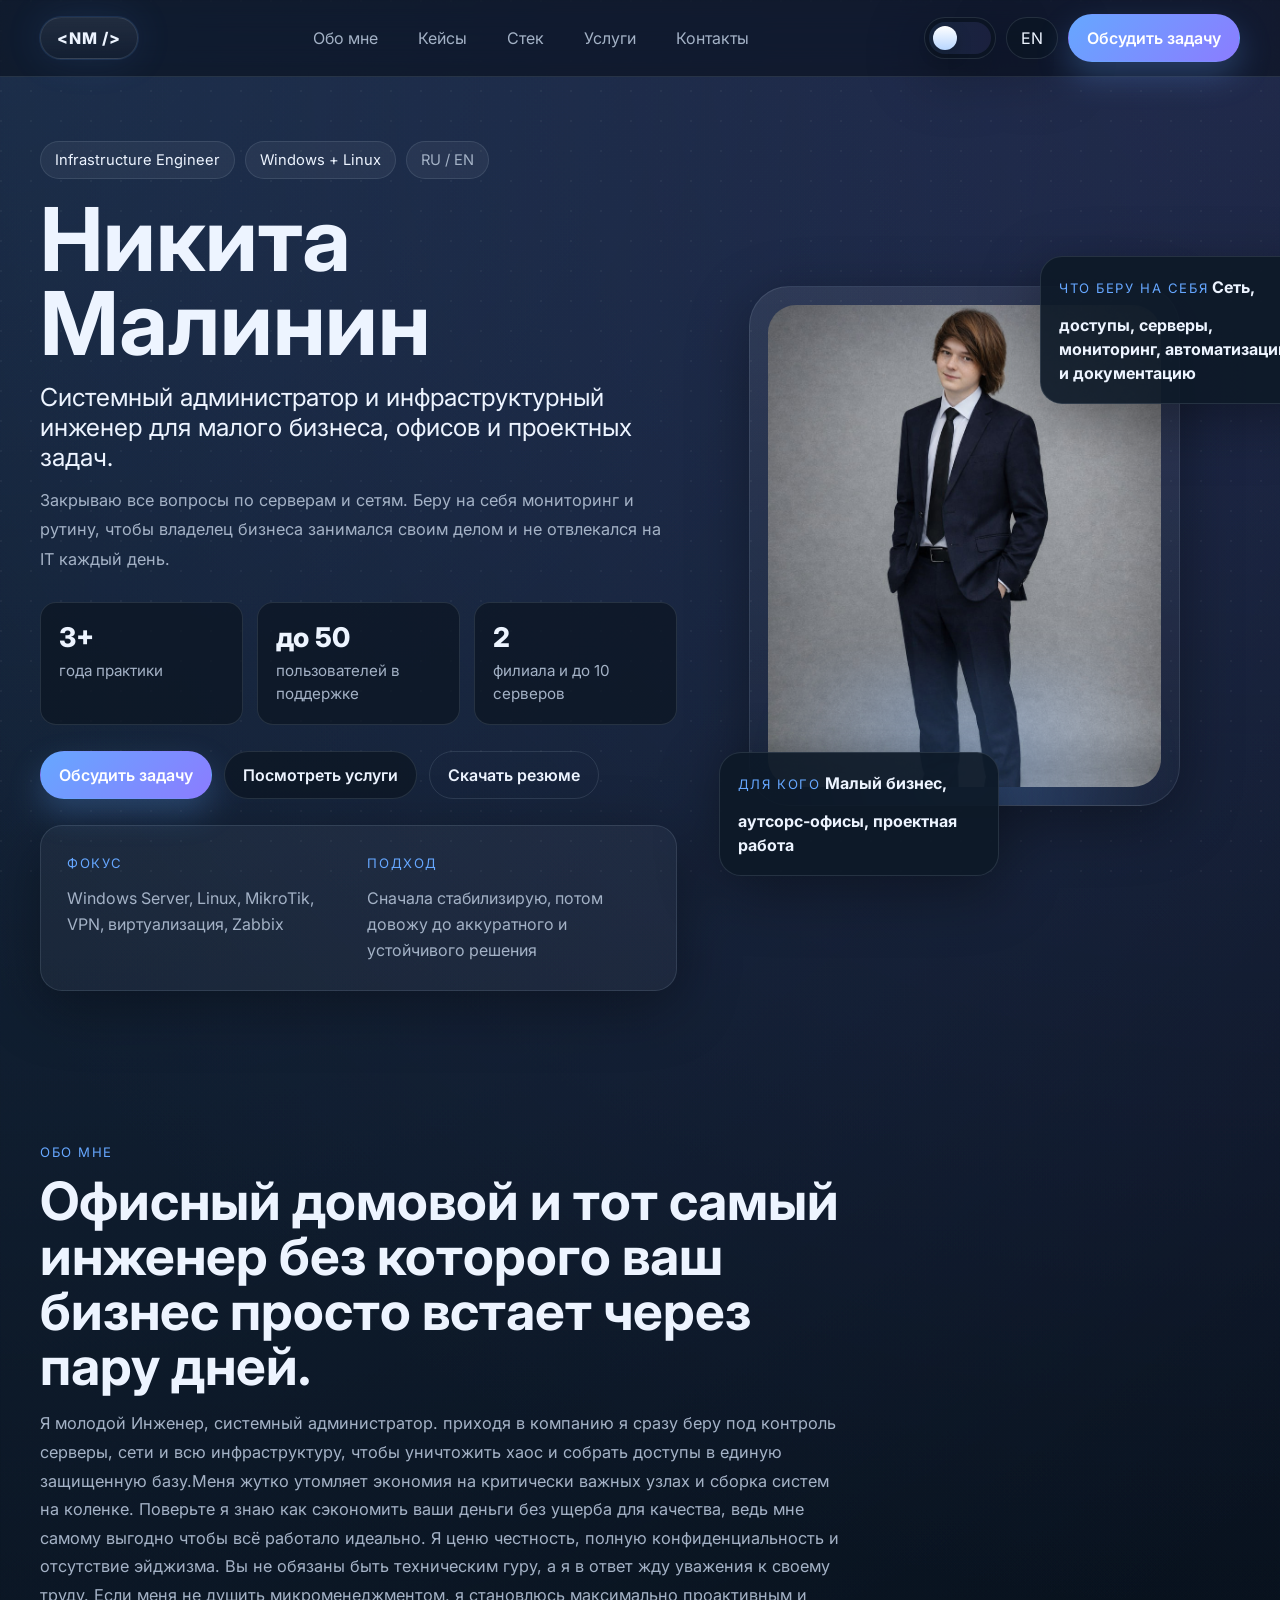
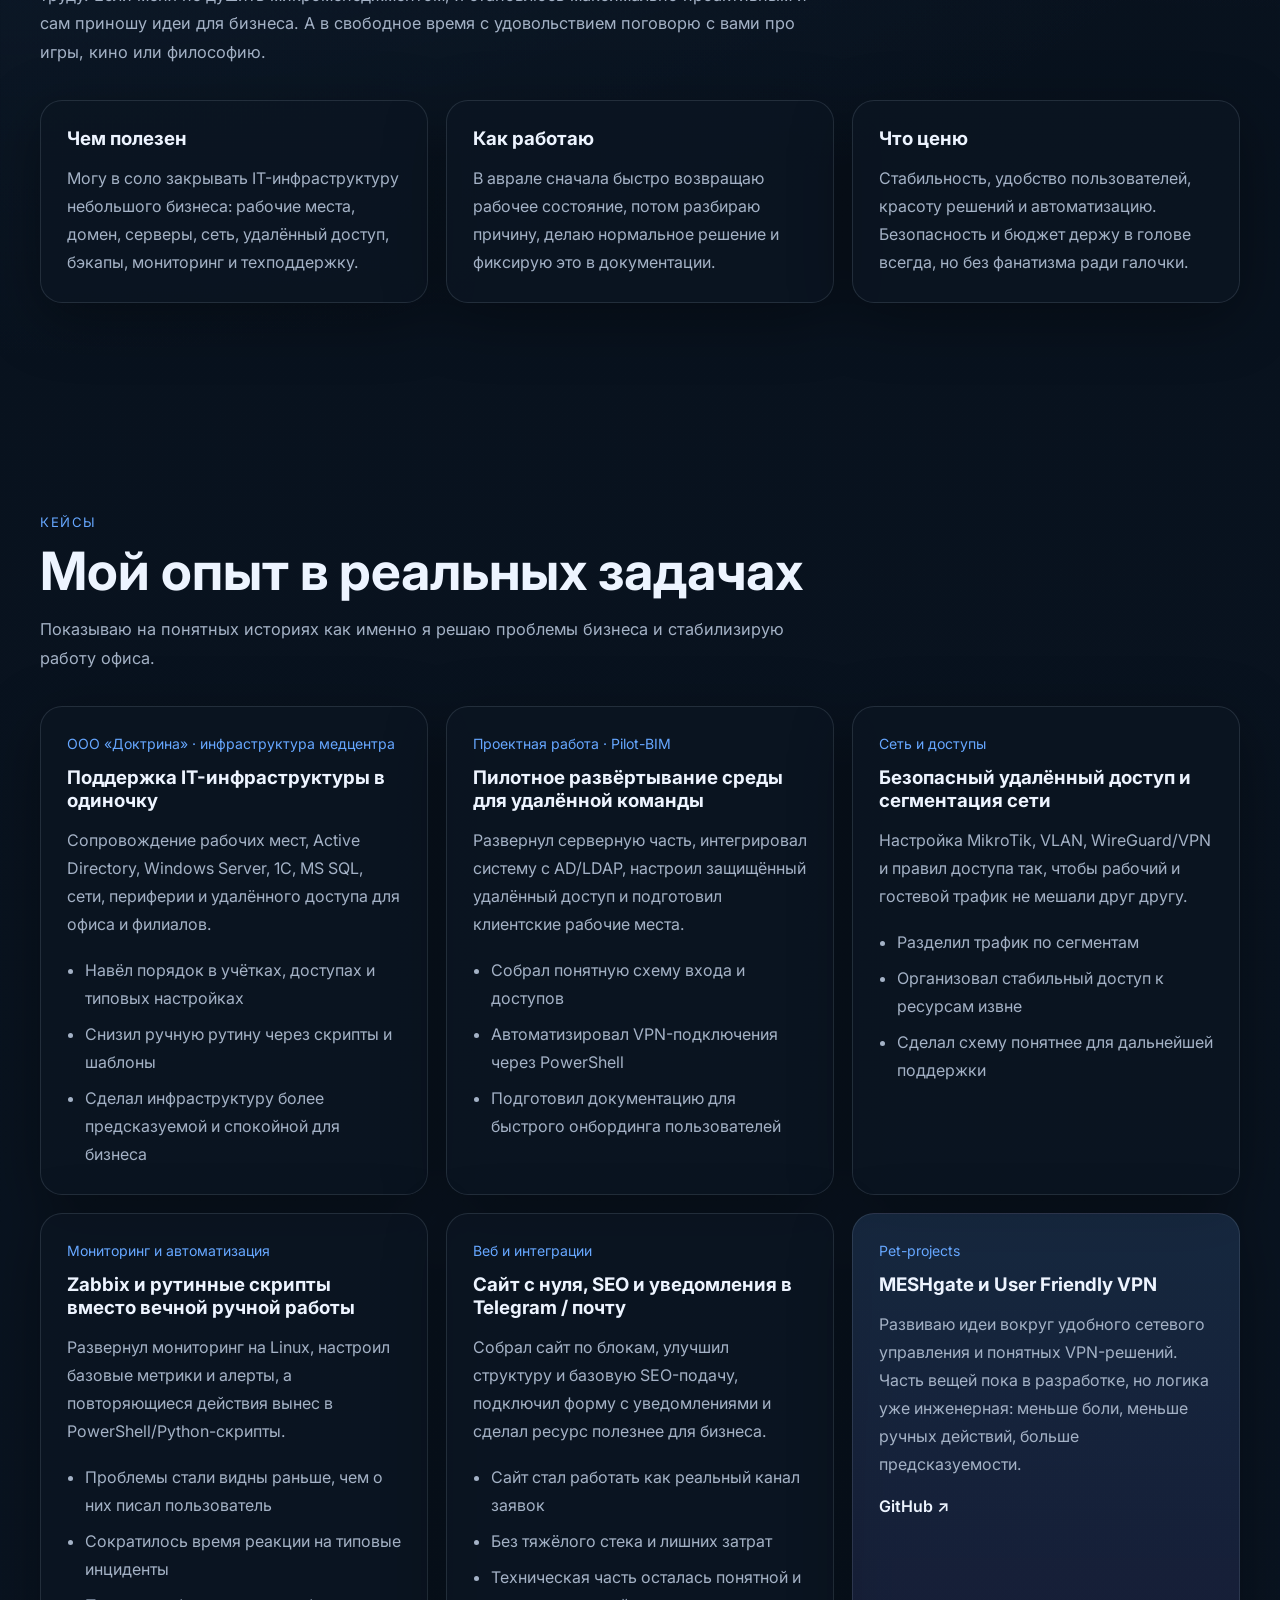
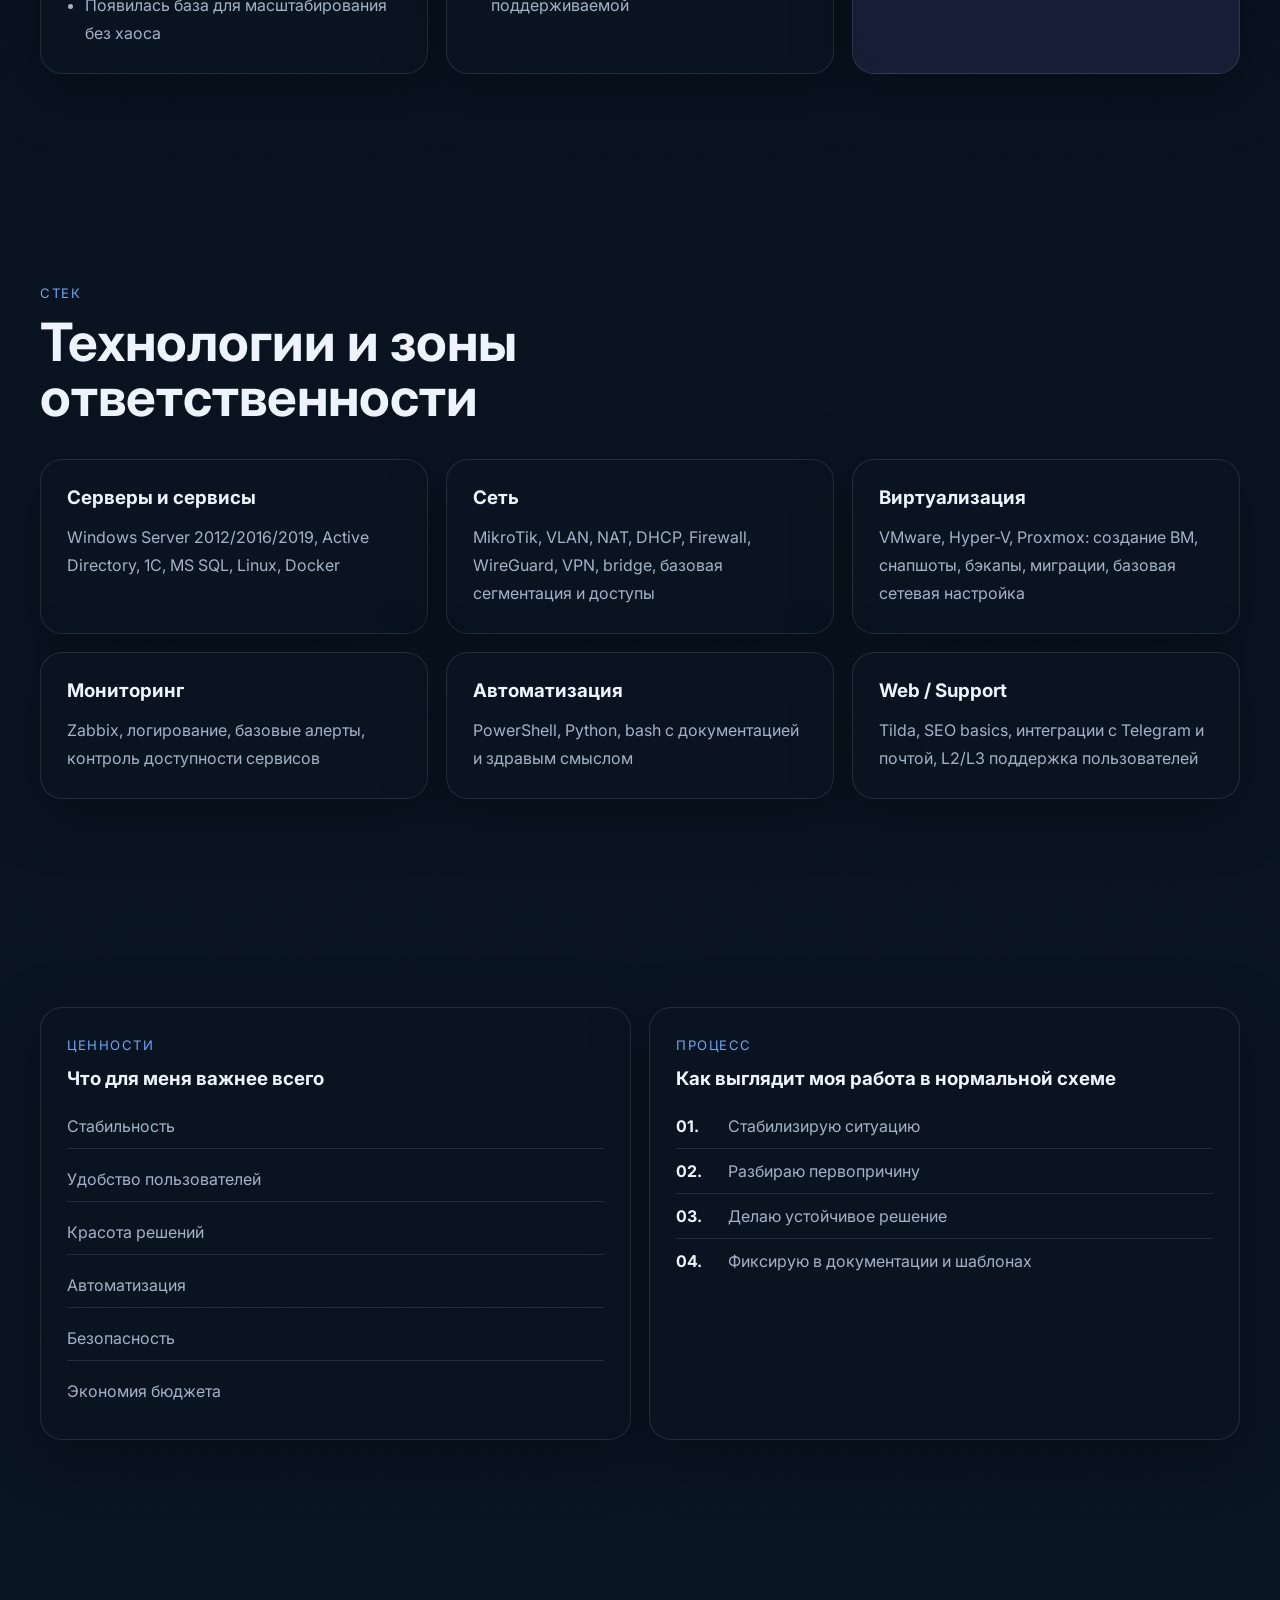
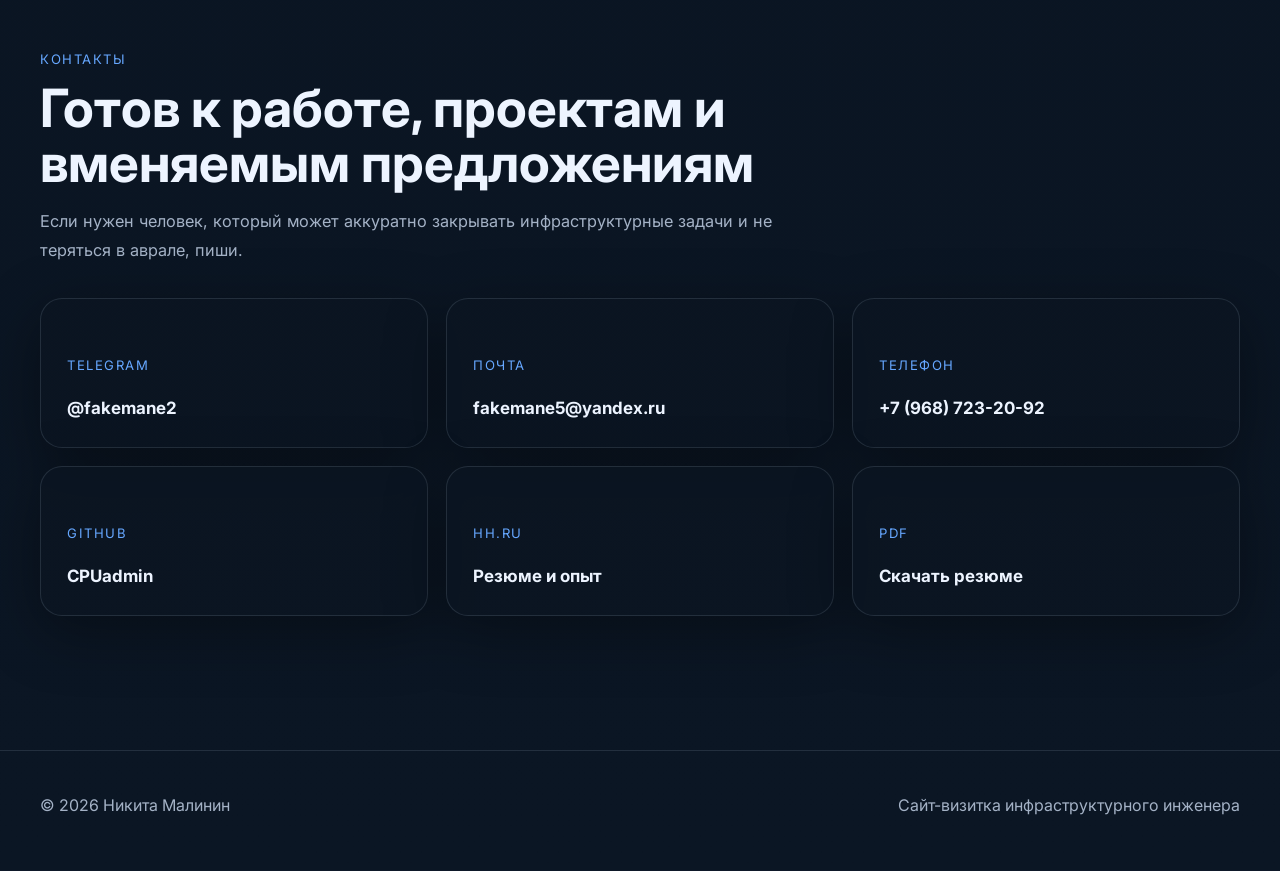
<file: index.html>
<!DOCTYPE html>
<html lang="ru" data-theme="dark">
<head>
  <meta charset="UTF-8">
  <meta name="viewport" content="width=device-width, initial-scale=1.0">
  <meta name="description" content="Никита Малинин — системный администратор и инфраструктурный инженер. Поддержка IT-инфраструктуры малого бизнеса: Windows Server, Linux, MikroTik, VPN, виртуализация, автоматизация.">
  <meta name="theme-color" content="#0b1020">
  <meta property="og:title" content="Никита Малинин — Infrastructure Engineer">
  <meta property="og:description" content="Сервера, сеть, удалённый доступ, мониторинг и автоматизация для малого бизнеса.">
  <meta property="og:type" content="website">
  <meta property="og:image" content="assets/photo.jpg">
  <title>Никита Малинин · Infrastructure Engineer</title>
  <link rel="preconnect" href="https://fonts.googleapis.com">
  <link rel="preconnect" href="https://fonts.gstatic.com" crossorigin>
  <link href="https://fonts.googleapis.com/css2?family=Inter:wght@400;500;600;700;800&display=swap" rel="stylesheet">
  <link rel="stylesheet" href="assets/styles.css">
</head>
<body class="page-load">
  <div class="scroll-progress" id="scrollProgress"></div>
  <a class="skip-link" href="#content">Перейти к контенту</a>

  <header class="header" id="header">
    <div class="container header__inner">
      <a href="index.html" class="brand" aria-label="На главную">
        <span class="brand__mark">&lt;NM /&gt;</span>
      </a>

      <nav class="nav desktop-nav" aria-label="Основная навигация">
        <a href="#about" data-i18n="navAbout">Обо мне</a>
        <a href="#cases" data-i18n="navCases">Кейсы</a>
        <a href="#stack" data-i18n="navStack">Стек</a>
        <a href="services.html" data-i18n="navServices">Услуги</a>
        <a href="#contacts" data-i18n="navContacts">Контакты</a>
      </nav>

      <div class="header__actions">
        <button class="toggle" id="themeToggle" aria-label="Переключить тему">
          <span class="toggle__track"><span class="toggle__thumb"></span></span>
        </button>
        <button class="lang-switch" id="langToggle" aria-label="Switch language">EN</button>
        <a class="btn btn--primary desktop-only" href="#contacts" data-i18n="heroCtaPrimary">Обсудить задачу</a>
        <button class="burger" id="burger" aria-label="Открыть меню" aria-expanded="false">☰</button>
      </div>
    </div>

    <div class="mobile-nav" id="mobileNav" aria-hidden="true">
      <a href="#about" data-i18n="navAbout">Обо мне</a>
      <a href="#cases" data-i18n="navCases">Кейсы</a>
      <a href="#stack" data-i18n="navStack">Стек</a>
      <a href="services.html" data-i18n="navServices">Услуги</a>
      <a href="#contacts" data-i18n="navContacts">Контакты</a>
    </div>
  </header>

  <main id="content">
    <section class="hero section">
      <div class="container hero__grid">
        <div class="hero__content reveal">
          <div class="hero__pills">
            <span class="pill" data-i18n="pill1">Infrastructure Engineer</span>
            <span class="pill" data-i18n="pill2">Windows + Linux</span>
            <span class="pill pill--ghost" data-i18n="pill3">RU / EN</span>
          </div>

          <h1 class="hero__title" data-i18n="heroTitle">Никита Малинин</h1>
          <p class="hero__subtitle" data-i18n="heroSubtitle">Системный администратор и инфраструктурный инженер для малого бизнеса, офисов и проектных задач.</p>
          <p class="hero__lead" data-i18n="heroLead">Беру на себя сервера, сеть, доступы, мониторинг и рутину, чтобы владелец бизнеса не думал про IT каждый день.</p>

          <div class="hero__stats">
            <div class="stat card-hover">
              <span class="stat__num">3+ </span>
              <span class="stat__label" data-i18n="stat1">года практики</span>
            </div>
            <div class="stat card-hover">
              <span class="stat__num">до 50</span>
              <span class="stat__label" data-i18n="stat2">пользователей в поддержке</span>
            </div>
            <div class="stat card-hover">
              <span class="stat__num">2</span>
              <span class="stat__label" data-i18n="stat3">филиала и до 10 серверов</span>
            </div>
          </div>

          <div class="hero__cta">
            <a class="btn btn--primary" href="#contacts" data-i18n="heroCtaPrimary">Обсудить задачу</a>
            <a class="btn btn--secondary" href="services.html" data-i18n="heroCtaSecondary">Посмотреть услуги</a>
            <a class="btn btn--ghost" href="resume.pdf" download data-i18n="heroCtaResume">Скачать резюме</a>
          </div>

          <div class="hero__quick card card--soft">
            <div>
              <div class="eyebrow" data-i18n="quickTitle1">Фокус</div>
              <div class="quick__value" data-i18n="quickValue1">Windows Server, Linux, MikroTik, VPN, виртуализация, Zabbix</div>
            </div>
            <div>
              <div class="eyebrow" data-i18n="quickTitle2">Подход</div>
              <div class="quick__value" data-i18n="quickValue2">Сначала стабилизирую, потом довожу до аккуратного и устойчивого решения</div>
            </div>
          </div>
        </div>

        <div class="hero__visual reveal-delay">
          <div class="portrait-wrap card-hover">
            <div class="portrait-glow"></div>
            <img src="assets/photo.jpg" alt="Никита Малинин" class="portrait">
          </div>
          <div class="floating-card floating-card--one card-hover">
            <span class="eyebrow" data-i18n="float1Title">Что беру на себя</span>
            <strong data-i18n="float1Text">Сеть, доступы, серверы, мониторинг, автоматизацию и документацию</strong>
          </div>
          <div class="floating-card floating-card--two card-hover">
            <span class="eyebrow" data-i18n="float2Title">Для кого</span>
            <strong data-i18n="float2Text">Малый бизнес, аутсорс-офисы, проектная работа</strong>
          </div>
        </div>
      </div>
    </section>

    <section class="section section--compact reveal" id="about">
      <div class="container">
        <div class="section__head">
          <span class="section__eyebrow" data-i18n="aboutEyebrow">Обо мне</span>
          <h2 data-i18n="aboutTitle">Молодой, ровный и вменяемый инженер, который любит порядок в инфраструктуре.</h2>
          <p data-i18n="aboutText">Мне нравится момент, когда после долгой настройки сервер запускается как надо: без хаоса, с понятной схемой, с документацией и нормальным запасом по стабильности. Я не люблю тушить пожары бесконечно. Мне ближе сделать так, чтобы система работала предсказуемо, а типовые проблемы решались быстро.</p>
        </div>

        <div class="grid grid--3">
          <article class="card card-hover">
            <h3 data-i18n="aboutCard1Title">Чем полезен</h3>
            <p data-i18n="aboutCard1Text">Могу в соло закрывать IT-инфраструктуру небольшого бизнеса: рабочие места, домен, серверы, сеть, удалённый доступ, бэкапы, мониторинг и техподдержку.</p>
          </article>
          <article class="card card-hover">
            <h3 data-i18n="aboutCard2Title">Как работаю</h3>
            <p data-i18n="aboutCard2Text">В аврале сначала быстро возвращаю рабочее состояние, потом разбираю причину, делаю нормальное решение и фиксирую это в документации.</p>
          </article>
          <article class="card card-hover">
            <h3 data-i18n="aboutCard3Title">Что ценю</h3>
            <p data-i18n="aboutCard3Text">Стабильность, удобство пользователей, красоту решений и автоматизацию. Безопасность и бюджет держу в голове всегда, но без фанатизма ради галочки.</p>
          </article>
        </div>
      </div>
    </section>

    <section class="section reveal" id="cases">
      <div class="container">
        <div class="section__head">
          <span class="section__eyebrow" data-i18n="casesEyebrow">Кейсы</span>
          <h2 data-i18n="casesTitle">Несколько задач, которые уже можно показывать без воды</h2>
          <p data-i18n="casesText">Не красивые слова, а понятные истории: где был риск, что именно сделал и какой получился результат.</p>
        </div>

        <div class="cases-grid">
          <article class="case card card-hover">
            <div class="case__meta" data-i18n="case1Meta">ООО «Доктрина» · инфраструктура медцентра</div>
            <h3 data-i18n="case1Title">Поддержка IT-инфраструктуры в одиночку</h3>
            <p data-i18n="case1Text">Сопровождение рабочих мест, Active Directory, Windows Server, 1С, MS SQL, сети, периферии и удалённого доступа для офиса и филиалов.</p>
            <ul>
              <li data-i18n="case1Point1">Навёл порядок в учётках, доступах и типовых настройках</li>
              <li data-i18n="case1Point2">Снизил ручную рутину через скрипты и шаблоны</li>
              <li data-i18n="case1Point3">Сделал инфраструктуру более предсказуемой и спокойной для бизнеса</li>
            </ul>
          </article>

          <article class="case card card-hover">
            <div class="case__meta" data-i18n="case2Meta">Проектная работа · Pilot-BIM</div>
            <h3 data-i18n="case2Title">Пилотное развёртывание среды для удалённой команды</h3>
            <p data-i18n="case2Text">Развернул серверную часть, интегрировал систему с AD/LDAP, настроил защищённый удалённый доступ и подготовил клиентские рабочие места.</p>
            <ul>
              <li data-i18n="case2Point1">Собрал понятную схему входа и доступов</li>
              <li data-i18n="case2Point2">Автоматизировал VPN-подключения через PowerShell</li>
              <li data-i18n="case2Point3">Подготовил документацию для быстрого онбординга пользователей</li>
            </ul>
          </article>

          <article class="case card card-hover">
            <div class="case__meta" data-i18n="case3Meta">Сеть и доступы</div>
            <h3 data-i18n="case3Title">Безопасный удалённый доступ и сегментация сети</h3>
            <p data-i18n="case3Text">Настройка MikroTik, VLAN, WireGuard/VPN и правил доступа так, чтобы рабочий и гостевой трафик не мешали друг другу.</p>
            <ul>
              <li data-i18n="case3Point1">Разделил трафик по сегментам</li>
              <li data-i18n="case3Point2">Организовал стабильный доступ к ресурсам извне</li>
              <li data-i18n="case3Point3">Сделал схему понятнее для дальнейшей поддержки</li>
            </ul>
          </article>

          <article class="case card card-hover">
            <div class="case__meta" data-i18n="case4Meta">Мониторинг и автоматизация</div>
            <h3 data-i18n="case4Title">Zabbix и рутинные скрипты вместо вечной ручной работы</h3>
            <p data-i18n="case4Text">Развернул мониторинг на Linux, настроил базовые метрики и алерты, а повторяющиеся действия вынес в PowerShell/Python-скрипты.</p>
            <ul>
              <li data-i18n="case4Point1">Проблемы стали видны раньше, чем о них писал пользователь</li>
              <li data-i18n="case4Point2">Сократилось время реакции на типовые инциденты</li>
              <li data-i18n="case4Point3">Появилась база для масштабирования без хаоса</li>
            </ul>
          </article>

          <article class="case card card-hover">
            <div class="case__meta" data-i18n="case5Meta">Веб и интеграции</div>
            <h3 data-i18n="case5Title">Сайт с нуля, SEO и уведомления в Telegram / почту</h3>
            <p data-i18n="case5Text">Собрал сайт по блокам, улучшил структуру и базовую SEO-подачу, подключил форму с уведомлениями и сделал ресурс полезнее для бизнеса.</p>
            <ul>
              <li data-i18n="case5Point1">Сайт стал работать как реальный канал заявок</li>
              <li data-i18n="case5Point2">Без тяжёлого стека и лишних затрат</li>
              <li data-i18n="case5Point3">Техническая часть осталась понятной и поддерживаемой</li>
            </ul>
          </article>

          <article class="case card case--accent card-hover">
            <div class="case__meta" data-i18n="case6Meta">Pet-projects</div>
            <h3 data-i18n="case6Title">MESHgate и User Friendly VPN</h3>
            <p data-i18n="case6Text">Развиваю идеи вокруг удобного сетевого управления и понятных VPN-решений. Часть вещей пока в разработке, но логика уже инженерная: меньше боли, меньше ручных действий, больше предсказуемости.</p>
            <a class="inline-link" href="https://github.com/CPUadmin?tab=repositories" target="_blank" rel="noopener">GitHub ↗</a>
          </article>
        </div>
      </div>
    </section>

    <section class="section reveal" id="stack">
      <div class="container">
        <div class="section__head">
          <span class="section__eyebrow" data-i18n="stackEyebrow">Стек</span>
          <h2 data-i18n="stackTitle">Технологии и зоны ответственности</h2>
        </div>

        <div class="stack-grid">
          <article class="card card-hover">
            <h3 data-i18n="stack1Title">Серверы и сервисы</h3>
            <p>Windows Server 2012/2016/2019, Active Directory, 1С, MS SQL, Linux, Docker</p>
          </article>
          <article class="card card-hover">
            <h3 data-i18n="stack2Title">Сеть</h3>
            <p>MikroTik, VLAN, NAT, DHCP, Firewall, WireGuard, VPN, bridge, базовая сегментация и доступы</p>
          </article>
          <article class="card card-hover">
            <h3 data-i18n="stack3Title">Виртуализация</h3>
            <p>VMware, Hyper-V, Proxmox: создание ВМ, снапшоты, бэкапы, миграции, базовая сетевая настройка</p>
          </article>
          <article class="card card-hover">
            <h3 data-i18n="stack4Title">Мониторинг</h3>
            <p>Zabbix, логирование, базовые алерты, контроль доступности сервисов</p>
          </article>
          <article class="card card-hover">
            <h3 data-i18n="stack5Title">Автоматизация</h3>
            <p>PowerShell, Python, bash с документацией и здравым смыслом</p>
          </article>
          <article class="card card-hover">
            <h3 data-i18n="stack6Title">Web / Support</h3>
            <p>Tilda, SEO basics, интеграции с Telegram и почтой, L2/L3 поддержка пользователей</p>
          </article>
        </div>
      </div>
    </section>

    <section class="section reveal">
      <div class="container">
        <div class="highlight-grid">
          <article class="highlight card card-hover">
            <span class="section__eyebrow" data-i18n="valuesEyebrow">Ценности</span>
            <h3 data-i18n="valuesTitle">Что для меня важнее всего</h3>
            <ol class="ordered-list">
              <li data-i18n="values1">Стабильность</li>
              <li data-i18n="values2">Удобство пользователей</li>
              <li data-i18n="values3">Красота решений</li>
              <li data-i18n="values4">Автоматизация</li>
              <li data-i18n="values5">Безопасность</li>
              <li data-i18n="values6">Экономия бюджета</li>
            </ol>
          </article>
          <article class="highlight card card-hover">
            <span class="section__eyebrow" data-i18n="processEyebrow">Процесс</span>
            <h3 data-i18n="processTitle">Как выглядит моя работа в нормальной схеме</h3>
            <div class="steps">
              <div><strong>01.</strong> <span data-i18n="process1">Стабилизирую ситуацию</span></div>
              <div><strong>02.</strong> <span data-i18n="process2">Разбираю первопричину</span></div>
              <div><strong>03.</strong> <span data-i18n="process3">Делаю устойчивое решение</span></div>
              <div><strong>04.</strong> <span data-i18n="process4">Фиксирую в документации и шаблонах</span></div>
            </div>
          </article>
        </div>
      </div>
    </section>

    <section class="section reveal" id="contacts">
      <div class="container">
        <div class="section__head">
          <span class="section__eyebrow" data-i18n="contactsEyebrow">Контакты</span>
          <h2 data-i18n="contactsTitle">Готов к работе, проектам и вменяемым предложениям</h2>
          <p data-i18n="contactsText">Если нужен человек, который может аккуратно закрывать инфраструктурные задачи и не теряться в аврале, пиши.</p>
        </div>

        <div class="contacts-grid">
          <a class="contact-card card-hover" href="https://t.me/fakemane2" target="_blank" rel="noopener">
            <span class="eyebrow">Telegram</span>
            <strong>@fakemane2</strong>
          </a>
          <a class="contact-card card-hover" href="mailto:fakemane5@yandex.ru">
            <span class="eyebrow" data-i18n="contactEmail">Почта</span>
            <strong>fakemane5@yandex.ru</strong>
          </a>
          <button class="contact-card card-hover copy-card" data-copy="+79687232092">
            <span class="eyebrow" data-i18n="contactPhone">Телефон</span>
            <strong>+7 (968) 723-20-92</strong>
          </button>
          <a class="contact-card card-hover" href="https://github.com/CPUadmin?tab=repositories" target="_blank" rel="noopener">
            <span class="eyebrow">GitHub</span>
            <strong>CPUadmin</strong>
          </a>
          <a class="contact-card card-hover" href="https://hh.ru/resume/e6f095caff0b1b00050039ed1f665975586564" target="_blank" rel="noopener">
            <span class="eyebrow">HH.ru</span>
            <strong data-i18n="contactResume">Резюме и опыт</strong>
          </a>
          <a class="contact-card card-hover" href="resume.pdf" download>
            <span class="eyebrow" data-i18n="contactPdf">PDF</span>
            <strong data-i18n="contactDownload">Скачать резюме</strong>
          </a>
        </div>
      </div>
    </section>
  </main>

  <footer class="footer">
    <div class="container footer__inner">
      <p>© <span id="year"></span> Никита Малинин</p>
      <p data-i18n="footerText">Сайт-визитка инфраструктурного инженера</p>
    </div>
  </footer>

  <div class="toast" id="toast">Скопировано</div>

  <script src="assets/app.js"></script>
</body>
</html>
</file>
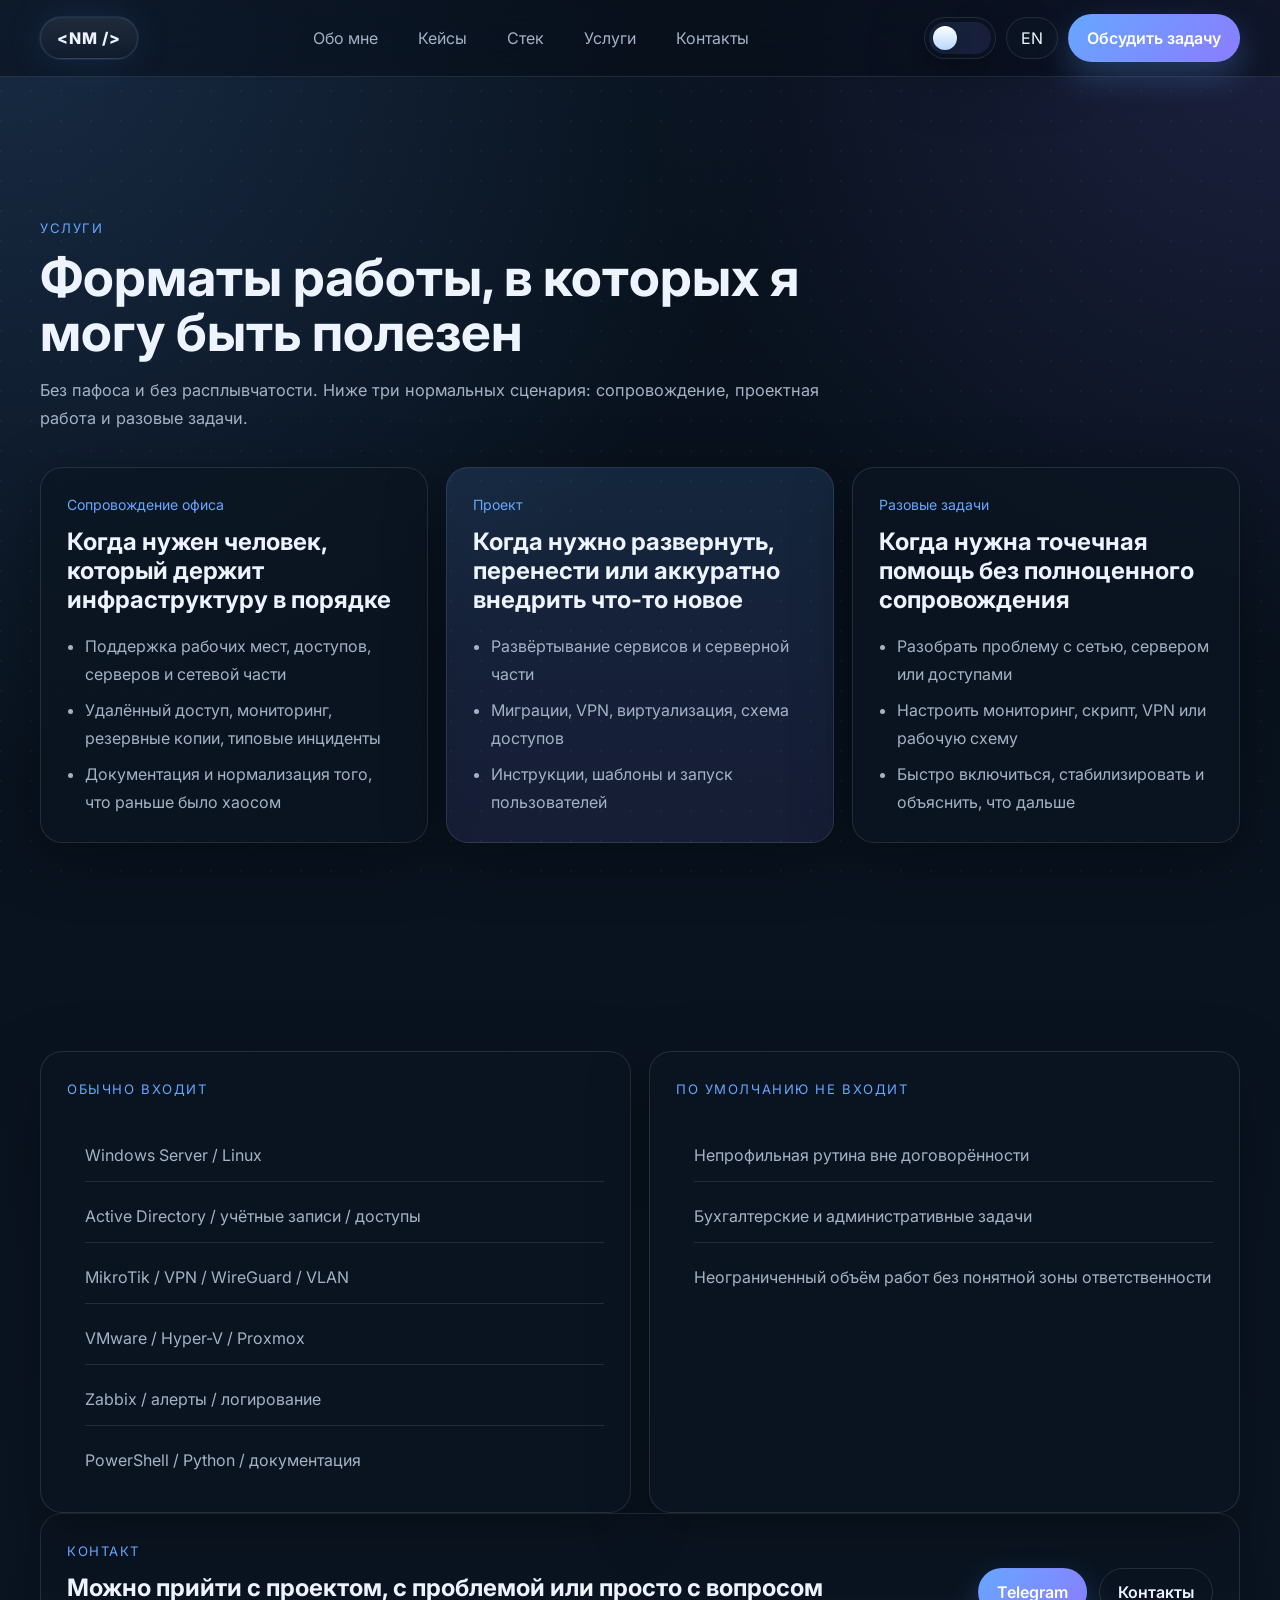
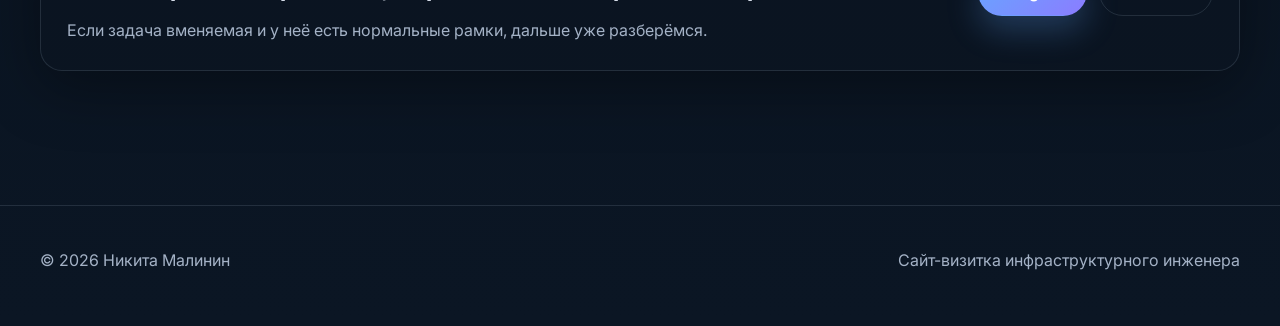
<file: services.html>
<!DOCTYPE html>
<html lang="ru" data-theme="dark">
<head>
  <meta charset="UTF-8">
  <meta name="viewport" content="width=device-width, initial-scale=1.0">
  <meta name="description" content="Услуги Никиты Малинина: сопровождение офиса, проектные инфраструктурные задачи, разовые работы.">
  <meta name="theme-color" content="#0b1020">
  <title>Услуги · Никита Малинин</title>
  <link rel="preconnect" href="https://fonts.googleapis.com">
  <link rel="preconnect" href="https://fonts.gstatic.com" crossorigin>
  <link href="https://fonts.googleapis.com/css2?family=Inter:wght@400;500;600;700;800&display=swap" rel="stylesheet">
  <link rel="stylesheet" href="assets/styles.css">
</head>
<body class="page-load page-sub">
  <header class="header" id="header">
    <div class="container header__inner">
      <a href="index.html" class="brand" aria-label="На главную"><span class="brand__mark">&lt;NM /&gt;</span></a>
      <nav class="nav desktop-nav" aria-label="Навигация">
        <a href="index.html#about" data-i18n="navAbout">Обо мне</a>
        <a href="index.html#cases" data-i18n="navCases">Кейсы</a>
        <a href="index.html#stack" data-i18n="navStack">Стек</a>
        <a href="services.html" data-i18n="navServices">Услуги</a>
        <a href="index.html#contacts" data-i18n="navContacts">Контакты</a>
      </nav>
      <div class="header__actions">
        <button class="toggle" id="themeToggle" aria-label="Переключить тему"><span class="toggle__track"><span class="toggle__thumb"></span></span></button>
        <button class="lang-switch" id="langToggle" aria-label="Switch language">EN</button>
        <a class="btn btn--primary desktop-only" href="index.html#contacts" data-i18n="heroCtaPrimary">Обсудить задачу</a>
        <button class="burger" id="burger" aria-label="Открыть меню" aria-expanded="false">☰</button>
      </div>
    </div>
    <div class="mobile-nav" id="mobileNav" aria-hidden="true">
      <a href="index.html#about" data-i18n="navAbout">Обо мне</a>
      <a href="index.html#cases" data-i18n="navCases">Кейсы</a>
      <a href="index.html#stack" data-i18n="navStack">Стек</a>
      <a href="services.html" data-i18n="navServices">Услуги</a>
      <a href="index.html#contacts" data-i18n="navContacts">Контакты</a>
    </div>
  </header>

  <main>
    <section class="section section--first">
      <div class="container">
        <div class="section__head reveal">
          <span class="section__eyebrow" data-i18n="servicesEyebrow">Услуги</span>
          <h1 data-i18n="servicesPageTitle">Форматы работы, в которых я могу быть полезен</h1>
          <p data-i18n="servicesPageText">Без пафоса и без расплывчатости. Ниже три нормальных сценария: сопровождение, проектная работа и разовые задачи.</p>
        </div>

        <div class="pricing-grid reveal-stagger">
          <article class="card price card-hover">
            <span class="price__label" data-i18n="price1Label">Сопровождение офиса</span>
            <h2 data-i18n="price1Title">Когда нужен человек, который держит инфраструктуру в порядке</h2>
            <ul>
              <li data-i18n="price1Item1">Поддержка рабочих мест, доступов, серверов и сетевой части</li>
              <li data-i18n="price1Item2">Удалённый доступ, мониторинг, резервные копии, типовые инциденты</li>
              <li data-i18n="price1Item3">Документация и нормализация того, что раньше было хаосом</li>
            </ul>
          </article>

          <article class="card price price--accent card-hover">
            <span class="price__label" data-i18n="price2Label">Проект</span>
            <h2 data-i18n="price2Title">Когда нужно развернуть, перенести или аккуратно внедрить что-то новое</h2>
            <ul>
              <li data-i18n="price2Item1">Развёртывание сервисов и серверной части</li>
              <li data-i18n="price2Item2">Миграции, VPN, виртуализация, схема доступов</li>
              <li data-i18n="price2Item3">Инструкции, шаблоны и запуск пользователей</li>
            </ul>
          </article>

          <article class="card price card-hover">
            <span class="price__label" data-i18n="price3Label">Разовые задачи</span>
            <h2 data-i18n="price3Title">Когда нужна точечная помощь без полноценного сопровождения</h2>
            <ul>
              <li data-i18n="price3Item1">Разобрать проблему с сетью, сервером или доступами</li>
              <li data-i18n="price3Item2">Настроить мониторинг, скрипт, VPN или рабочую схему</li>
              <li data-i18n="price3Item3">Быстро включиться, стабилизировать и объяснить, что дальше</li>
            </ul>
          </article>
        </div>
      </div>
    </section>

    <section class="section reveal">
      <div class="container">
        <div class="highlight-grid">
          <article class="highlight card card-hover">
            <span class="section__eyebrow" data-i18n="includesEyebrow">Обычно входит</span>
            <ul class="plain-list">
              <li>Windows Server / Linux</li>
              <li>Active Directory / учётные записи / доступы</li>
              <li>MikroTik / VPN / WireGuard / VLAN</li>
              <li>VMware / Hyper-V / Proxmox</li>
              <li>Zabbix / алерты / логирование</li>
              <li>PowerShell / Python / документация</li>
            </ul>
          </article>
          <article class="highlight card card-hover">
            <span class="section__eyebrow" data-i18n="notIncludesEyebrow">По умолчанию не входит</span>
            <ul class="plain-list">
              <li data-i18n="notIncludes1">Непрофильная рутина вне договорённости</li>
              <li data-i18n="notIncludes2">Бухгалтерские и административные задачи</li>
              <li data-i18n="notIncludes3">Неограниченный объём работ без понятной зоны ответственности</li>
            </ul>
          </article>
        </div>

        <div class="cta-banner card card-hover">
          <div>
            <span class="section__eyebrow" data-i18n="ctaEyebrow">Контакт</span>
            <h2 data-i18n="ctaTitle">Можно прийти с проектом, с проблемой или просто с вопросом</h2>
            <p data-i18n="ctaText">Если задача вменяемая и у неё есть нормальные рамки, дальше уже разберёмся.</p>
          </div>
          <div class="cta-banner__actions">
            <a class="btn btn--primary" href="https://t.me/fakemane2" target="_blank" rel="noopener">Telegram</a>
            <a class="btn btn--ghost" href="index.html#contacts" data-i18n="heroCtaContact">Контакты</a>
          </div>
        </div>
      </div>
    </section>
  </main>

  <footer class="footer">
    <div class="container footer__inner">
      <p>© <span id="year"></span> Никита Малинин</p>
      <p data-i18n="footerText">Сайт-визитка инфраструктурного инженера</p>
    </div>
  </footer>

  <div class="toast" id="toast">Скопировано</div>
  <script src="assets/app.js"></script>
</body>
</html>
</file>
<file: assets/styles.css>
:root{
  --bg:#07101b;
  --bg-2:#0b1624;
  --surface:rgba(12,22,34,.72);
  --surface-strong:rgba(14,26,40,.92);
  --text:#edf4ff;
  --muted:#a4b2c6;
  --line:rgba(164,178,198,.16);
  --brand:#66a7ff;
  --brand-2:#8b7cff;
  --brand-3:#5ef0c8;
  --shadow:0 16px 60px rgba(0,0,0,.35);
  --glow:0 0 0 1px rgba(102,167,255,.12), 0 0 40px rgba(102,167,255,.12);
  --radius:22px;
  --radius-sm:16px;
  --container:1200px;
}

html[data-theme="light"]{
  --bg:#f3f7fc;
  --bg-2:#ebf1f8;
  --surface:rgba(255,255,255,.72);
  --surface-strong:rgba(255,255,255,.96);
  --text:#0d1522;
  --muted:#59667a;
  --line:rgba(13,21,34,.10);
  --brand:#2f6dff;
  --brand-2:#6757ff;
  --brand-3:#19b48f;
  --shadow:0 16px 50px rgba(18,31,53,.08);
  --glow:0 0 0 1px rgba(47,109,255,.10), 0 0 32px rgba(47,109,255,.08);
}

*{box-sizing:border-box}
html{scroll-behavior:smooth}
body{
  margin:0;
  font-family:"Inter",system-ui,sans-serif;
  color:var(--text);
  background:
    radial-gradient(circle at top left, rgba(102,167,255,.18), transparent 34%),
    radial-gradient(circle at top right, rgba(139,124,255,.16), transparent 28%),
    linear-gradient(180deg, var(--bg) 0%, var(--bg-2) 100%);
  min-height:100vh;
  overflow-x:hidden;
}
body::before{
  content:"";
  position:fixed;
  inset:0;
  background-image:radial-gradient(circle at 1px 1px, rgba(255,255,255,.045) 1px, transparent 0);
  background-size:30px 30px;
  pointer-events:none;
  z-index:-1;
}
html[data-theme="light"] body::before{background-image:radial-gradient(circle at 1px 1px, rgba(0,0,0,.04) 1px, transparent 0)}

a{color:inherit;text-decoration:none}
img{display:block;max-width:100%}
button{font:inherit}

.page-load{opacity:0;transition:opacity .45s ease}
.page-load.loaded{opacity:1}

.container{width:min(var(--container),calc(100% - 32px));margin:0 auto}
.section{padding:104px 0;position:relative}
.section--compact{padding-top:60px}
.section--first{padding-top:140px}
.section__head{max-width:800px;margin-bottom:34px}
.section__eyebrow,.eyebrow{
  display:inline-flex;
  font-size:.82rem;
  text-transform:uppercase;
  letter-spacing:.12em;
  color:var(--brand);
  margin-bottom:14px;
}
.section__head h1,.section__head h2{font-size:clamp(2rem,5vw,3.3rem);line-height:1.04;margin:0 0 16px}
.section__head p{color:var(--muted);font-size:1.02rem;line-height:1.75;margin:0}

.skip-link{
  position:absolute;left:-9999px;top:10px;
  padding:10px 14px;border-radius:12px;background:var(--surface-strong);border:1px solid var(--line)
}
.skip-link:focus{left:10px;z-index:1000}

:focus-visible{outline:2px solid var(--brand);outline-offset:3px}

.scroll-progress{
  position:fixed;top:0;left:0;height:3px;width:0;
  background:linear-gradient(90deg,var(--brand),var(--brand-2),var(--brand-3));
  z-index:200;box-shadow:0 0 15px rgba(102,167,255,.5)
}

.header{
  position:sticky;top:0;z-index:120;
  backdrop-filter:blur(18px) saturate(1.15);
  -webkit-backdrop-filter:blur(18px) saturate(1.15);
  background:rgba(8,14,23,.55);
  border-bottom:1px solid var(--line);
}
html[data-theme="light"] .header{background:rgba(243,247,252,.78)}
.header__inner{display:flex;align-items:center;justify-content:space-between;gap:16px;padding:14px 0}
.brand__mark{
  display:inline-flex;align-items:center;justify-content:center;
  height:42px;padding:0 16px;border-radius:999px;
  background:linear-gradient(180deg,rgba(255,255,255,.08),rgba(255,255,255,.02));
  border:1px solid var(--line);box-shadow:var(--glow);font-weight:800;letter-spacing:.06em
}
.nav{display:flex;gap:12px;align-items:center}
.nav a,.mobile-nav a{
  padding:10px 14px;border-radius:999px;color:var(--muted);transition:.22s ease;
}
.nav a:hover,.mobile-nav a:hover{color:var(--text);background:rgba(255,255,255,.04);transform:translateY(-1px)}
.header__actions{display:flex;align-items:center;gap:10px}
.burger{display:none;background:none;border:none;color:var(--text);font-size:1.4rem;cursor:pointer}
.mobile-nav{
  display:none;flex-direction:column;gap:8px;padding:0 16px 16px;margin-top:-6px
}
.mobile-nav.open{display:flex}

.toggle,.lang-switch{
  border:1px solid var(--line);background:var(--surface);color:var(--text);
  border-radius:999px;min-height:42px;padding:0 14px;cursor:pointer;transition:.25s ease;
  box-shadow:var(--shadow)
}
.toggle:hover,.lang-switch:hover{transform:translateY(-1px);border-color:rgba(102,167,255,.35)}
.toggle{padding:4px;width:72px}
.toggle__track{display:block;position:relative;height:32px;border-radius:999px;background:linear-gradient(90deg,rgba(102,167,255,.12),rgba(139,124,255,.12))}
.toggle__thumb{
  position:absolute;top:4px;left:4px;width:24px;height:24px;border-radius:50%;
  background:linear-gradient(180deg,#fff,#b8d6ff);box-shadow:0 6px 16px rgba(0,0,0,.22);transition:transform .28s ease
}
html[data-theme="light"] .toggle__thumb{transform:translateX(40px);background:linear-gradient(180deg,#fff,#ffe4a8)}

.btn{
  display:inline-flex;align-items:center;justify-content:center;gap:10px;
  min-height:48px;padding:0 18px;border-radius:999px;border:1px solid transparent;
  transition:.25s ease;font-weight:600;cursor:pointer
}
.btn:hover{transform:translateY(-2px)}
.btn--primary{background:linear-gradient(135deg,var(--brand),var(--brand-2));color:white;box-shadow:0 14px 32px rgba(102,167,255,.26)}
.btn--secondary{background:var(--surface);border-color:var(--line)}
.btn--ghost{background:transparent;border-color:var(--line)}
.desktop-only{display:inline-flex}

.hero{padding-top:64px;padding-bottom:90px}
.hero__grid{display:grid;grid-template-columns:1.1fr .9fr;gap:42px;align-items:center}
.hero__pills{display:flex;gap:10px;flex-wrap:wrap;margin-bottom:18px}
.pill{
  display:inline-flex;padding:9px 14px;border-radius:999px;border:1px solid var(--line);
  background:rgba(255,255,255,.05);font-size:.92rem;color:var(--text)
}
.pill--ghost{color:var(--muted)}
.hero__title{font-size:clamp(2.8rem,7vw,5.5rem);line-height:.96;margin:0 0 16px}
.hero__subtitle{font-size:clamp(1.15rem,2vw,1.55rem);margin:0 0 14px;color:var(--text);max-width:760px}
.hero__lead{font-size:1.02rem;line-height:1.8;color:var(--muted);max-width:700px;margin:0 0 28px}
.hero__stats{display:grid;grid-template-columns:repeat(3,1fr);gap:14px;margin-bottom:26px}
.stat{padding:18px;border:1px solid var(--line);border-radius:var(--radius-sm);background:var(--surface)}
.stat__num{display:block;font-size:1.7rem;font-weight:800;margin-bottom:6px}
.stat__label{color:var(--muted);font-size:.95rem;line-height:1.5}
.hero__cta{display:flex;gap:12px;flex-wrap:wrap;margin-bottom:26px}
.hero__quick{display:grid;grid-template-columns:1fr 1fr;gap:18px}
.quick__value{line-height:1.65;color:var(--muted)}

.hero__visual{position:relative;min-height:620px}
.portrait-wrap{
  position:absolute;inset:30px 60px 70px 30px;padding:18px;border-radius:40px;
  background:linear-gradient(180deg,rgba(255,255,255,.08),rgba(255,255,255,.02));border:1px solid var(--line);overflow:hidden;box-shadow:var(--shadow)
}
.portrait-glow{position:absolute;inset:auto -20% -15% -20%;height:220px;background:radial-gradient(circle, rgba(102,167,255,.28), transparent 60%);filter:blur(20px)}
.portrait{width:100%;height:100%;object-fit:cover;object-position:center 18%;border-radius:28px}
.floating-card{
  position:absolute;max-width:280px;padding:18px;border-radius:22px;background:var(--surface-strong);border:1px solid var(--line);box-shadow:var(--shadow);line-height:1.5
}
.floating-card--one{right:-80px;top:0px}
.floating-card--two{left:0;bottom:0}

.card,.contact-card{
  background:var(--surface);
  border:1px solid var(--line);
  border-radius:var(--radius);
  padding:26px;box-shadow:var(--shadow)
}
.card--soft{background:rgba(255,255,255,.04)}
.card h3,.card h2{margin:0 0 14px}
.card p{margin:0;color:var(--muted);line-height:1.75}
.card ul{margin:18px 0 0;padding-left:18px;color:var(--muted);line-height:1.75}
.card li+li{margin-top:8px}
.card-hover{transition:transform .28s ease,border-color .28s ease,box-shadow .28s ease,background .28s ease}
.card-hover:hover{transform:translateY(-6px);border-color:rgba(102,167,255,.28);box-shadow:0 18px 50px rgba(0,0,0,.30), 0 0 0 1px rgba(102,167,255,.10)}

.grid{display:grid;gap:18px}
.grid--3{grid-template-columns:repeat(3,1fr)}
.cases-grid,.stack-grid,.contacts-grid,.pricing-grid,.highlight-grid{display:grid;gap:18px}
.cases-grid{grid-template-columns:repeat(3,1fr)}
.stack-grid{grid-template-columns:repeat(3,1fr)}
.highlight-grid{grid-template-columns:1fr 1fr}
.pricing-grid{grid-template-columns:repeat(3,1fr)}
.contacts-grid{grid-template-columns:repeat(3,1fr)}
.case__meta,.price__label{display:inline-flex;margin-bottom:14px;color:var(--brand);font-size:.88rem}
.case--accent,.price--accent{background:linear-gradient(180deg,rgba(102,167,255,.14),rgba(139,124,255,.10))}
.inline-link{display:inline-flex;margin-top:18px;color:var(--text);font-weight:600}
.inline-link:hover{color:var(--brand)}

.ordered-list,.plain-list,.steps{margin:0;padding:0;list-style:none}
.ordered-list li,.plain-list li,.steps div{padding:12px 0;border-bottom:1px solid var(--line);color:var(--muted)}
.ordered-list li:last-child,.plain-list li:last-child,.steps div:last-child{border-bottom:none}
.steps strong{display:inline-block;width:48px;color:var(--text)}

.contact-card{
  display:flex;flex-direction:column;gap:8px;min-height:150px;justify-content:flex-end;cursor:pointer
}
.copy-card{width:100%;text-align:left;color:var(--text)}
.contact-card strong{font-size:1.06rem;line-height:1.55}

.cta-banner{display:flex;justify-content:space-between;align-items:center;gap:24px}
.cta-banner__actions{display:flex;gap:12px;flex-wrap:wrap}
.footer{padding:28px 0 40px;border-top:1px solid var(--line);margin-top:30px}
.footer__inner{display:flex;justify-content:space-between;gap:16px;flex-wrap:wrap;color:var(--muted)}

.toast{
  position:fixed;left:50%;bottom:28px;transform:translateX(-50%) translateY(20px);
  padding:12px 16px;border-radius:999px;background:var(--surface-strong);border:1px solid var(--line);
  opacity:0;pointer-events:none;transition:.28s ease;z-index:300
}
.toast.show{opacity:1;transform:translateX(-50%) translateY(0)}

.reveal,.reveal-delay,.reveal-stagger > *{opacity:0;transform:translateY(16px);transition:opacity .55s ease, transform .55s ease}
.reveal-delay{transition-delay:.15s}
.reveal.is-visible,.reveal-delay.is-visible,.reveal-stagger.is-visible > *{opacity:1;transform:none}
.reveal-stagger.is-visible > *:nth-child(2){transition-delay:.08s}
.reveal-stagger.is-visible > *:nth-child(3){transition-delay:.16s}
.reveal-stagger.is-visible > *:nth-child(4){transition-delay:.24s}
.reveal-stagger.is-visible > *:nth-child(5){transition-delay:.32s}
.reveal-stagger.is-visible > *:nth-child(6){transition-delay:.40s}

@media (prefers-reduced-motion: reduce){
  html{scroll-behavior:auto}
  *,*::before,*::after{animation:none!important;transition:none!important}
  .reveal,.reveal-delay,.reveal-stagger > *{opacity:1;transform:none}
}

@media (max-width:1100px){
  .hero__grid,.grid--3,.cases-grid,.stack-grid,.pricing-grid,.contacts-grid,.highlight-grid{grid-template-columns:1fr 1fr}
  .hero__visual{min-height:540px}
}

@media (max-width:820px){
  .desktop-nav,.desktop-only{display:none}
  .burger{display:inline-block}
  .hero__grid,.hero__stats,.hero__quick,.grid--3,.cases-grid,.stack-grid,.pricing-grid,.contacts-grid,.highlight-grid,.cta-banner{grid-template-columns:1fr;display:grid}
  .hero__visual{min-height:auto}
  .portrait-wrap{position:relative;inset:auto;height:520px;margin-bottom:18px}
  .floating-card{position:relative;max-width:none;left:auto;right:auto;top:auto;bottom:auto;margin-top:12px}
  .section{padding:82px 0}
  .hero{padding-top:38px}
}

@media (max-width:560px){
  .container{width:min(var(--container),calc(100% - 22px))}
  .header__inner{padding:12px 0}
  .hero__title{font-size:2.5rem}
  .btn{width:100%}
  .header__actions{gap:8px}
  .lang-switch{padding:0 12px}
  .toggle{width:60px}
  html[data-theme="light"] .toggle__thumb{transform:translateX(28px)}
}
</file>
